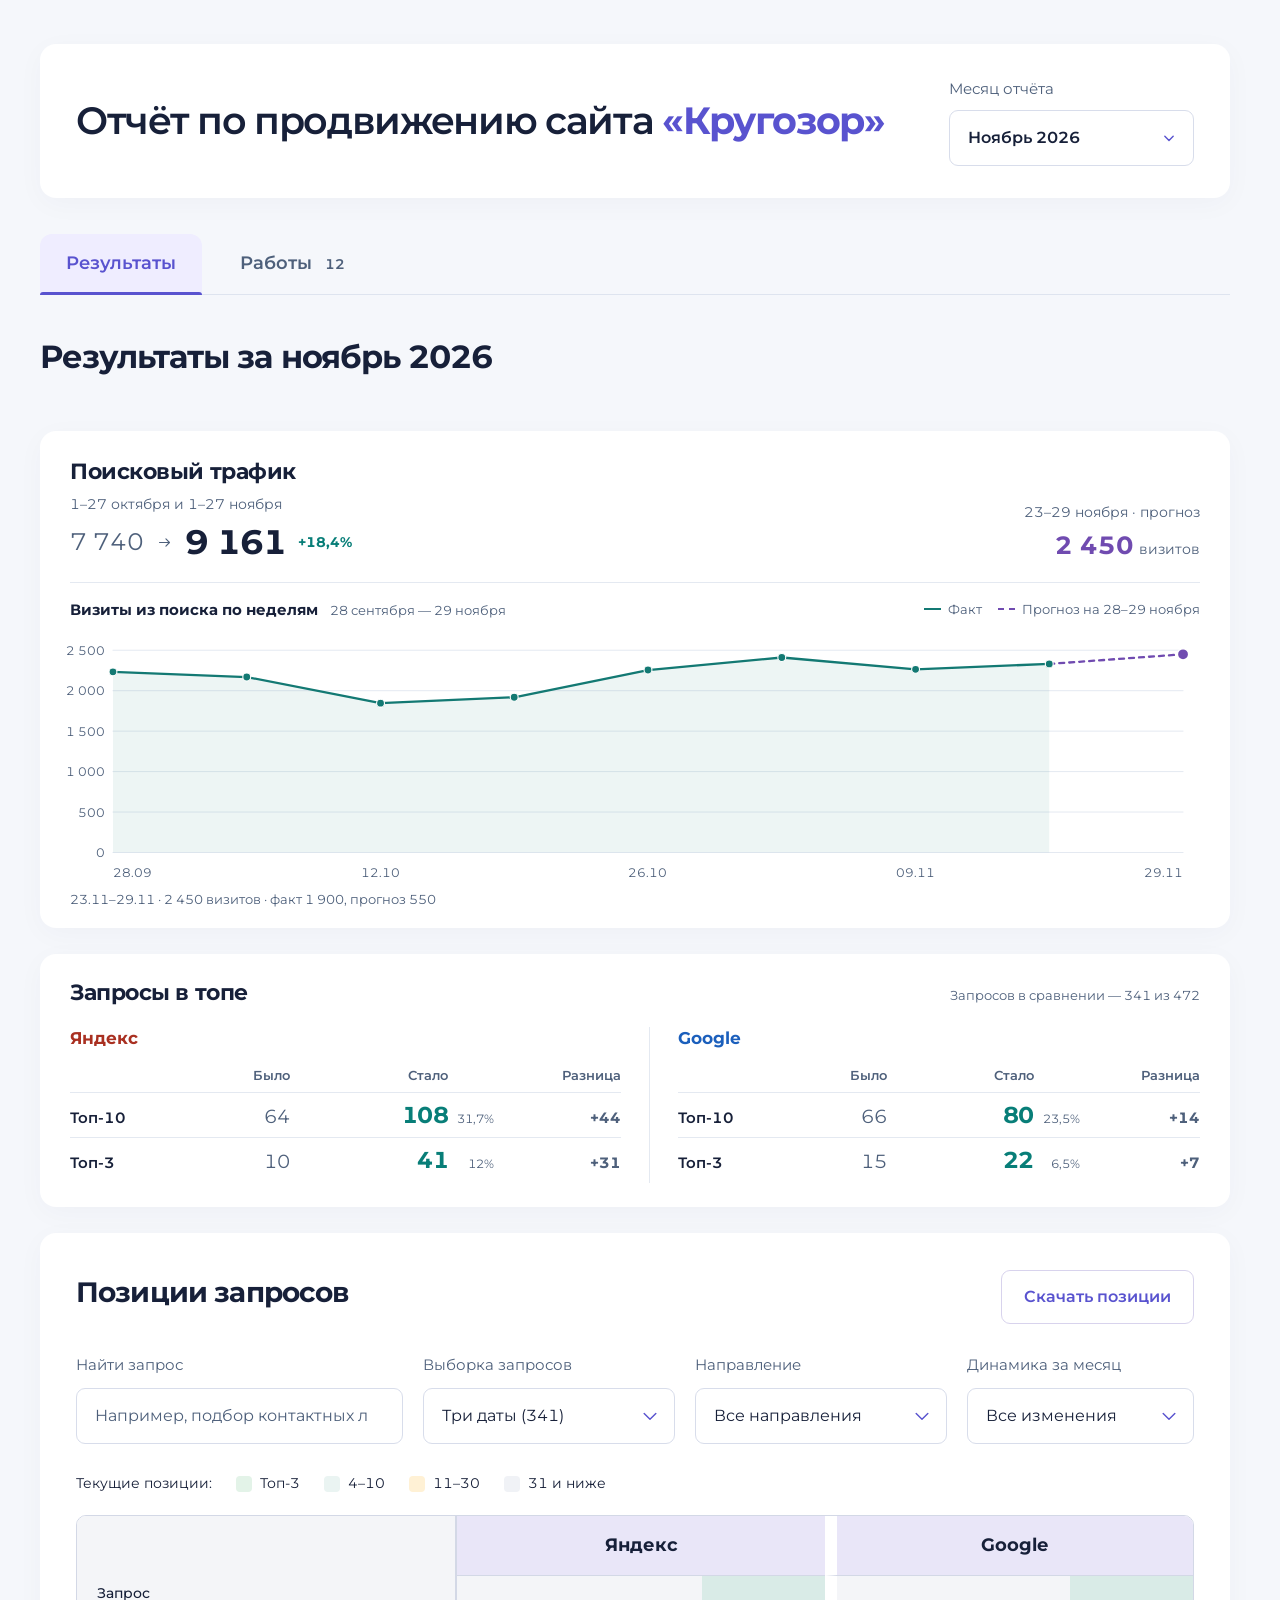
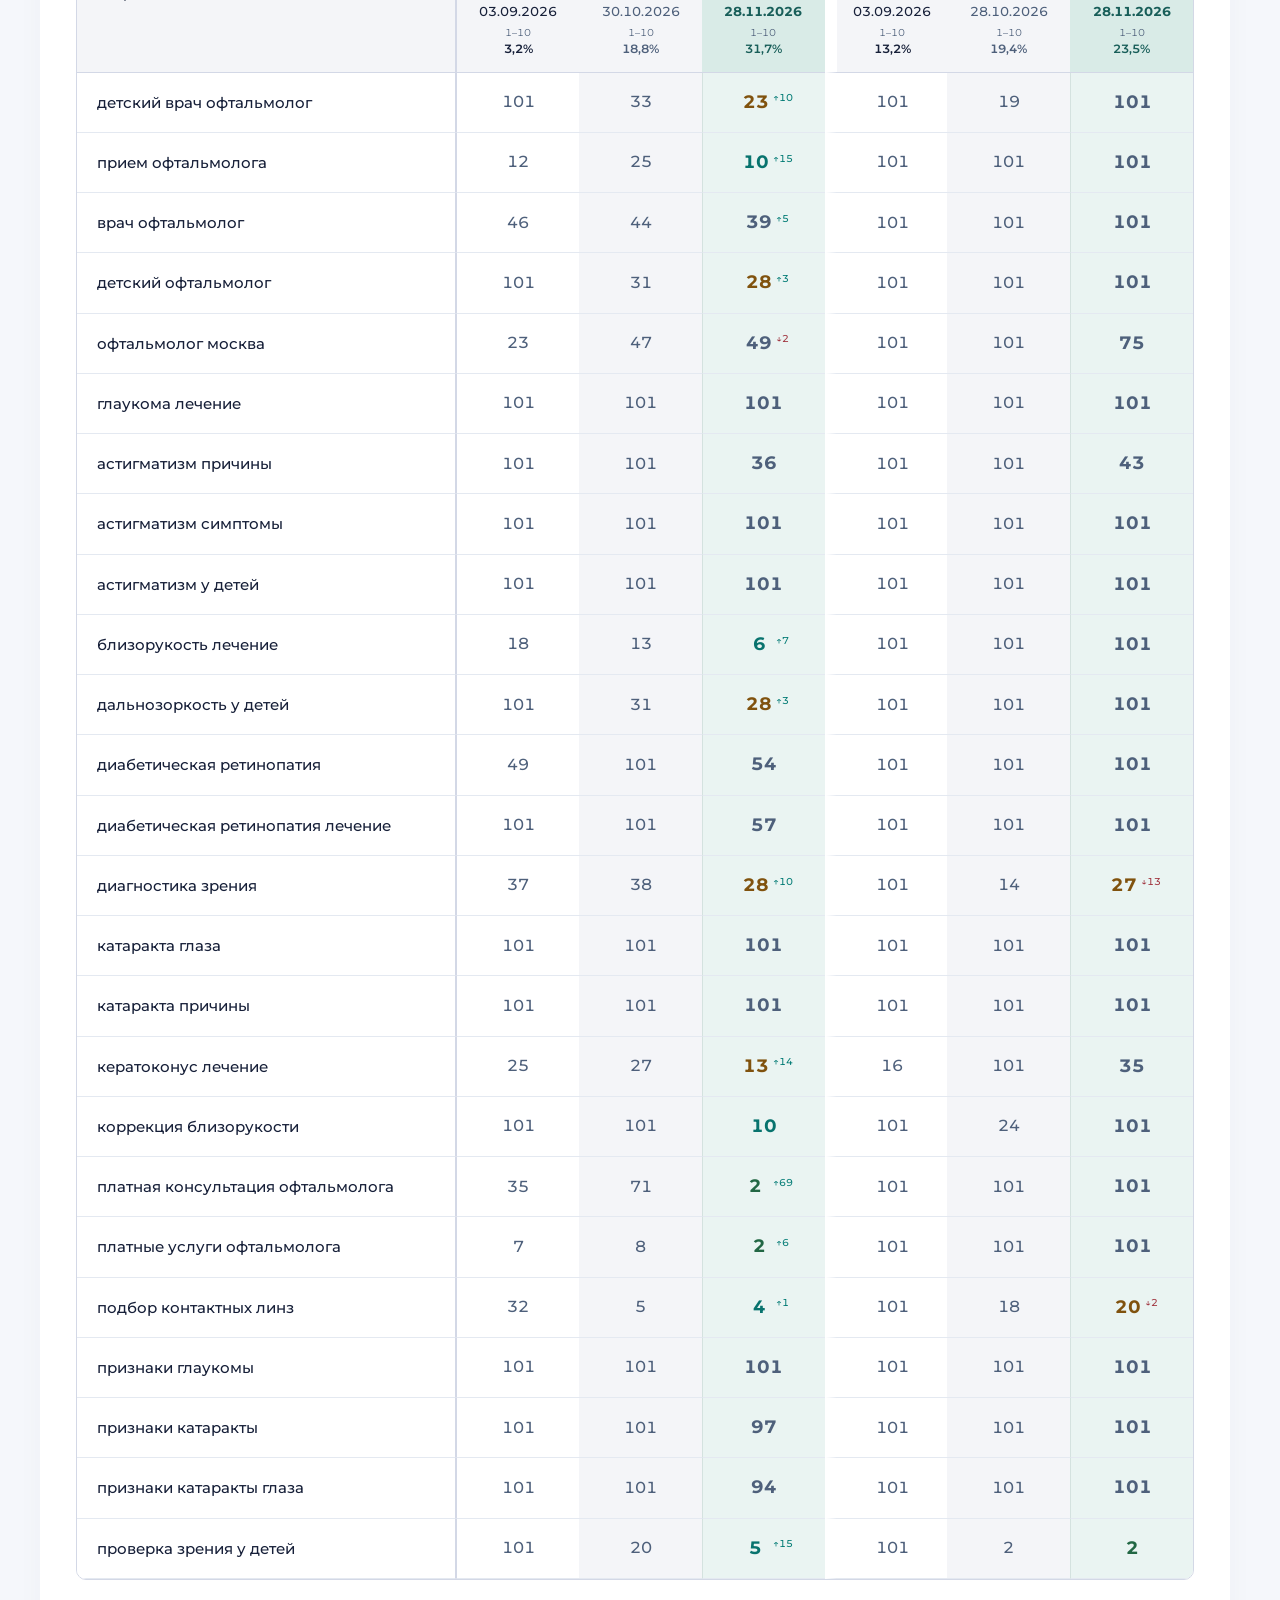
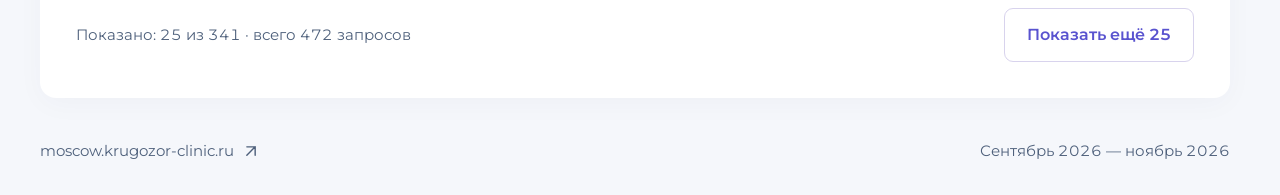
<file: index.html>
<!doctype html>
<html lang="ru">
<head>
  <meta charset="utf-8">
  <meta name="viewport" content="width=device-width, initial-scale=1">
  <meta name="robots" content="noindex, nofollow">
  <meta name="referrer" content="strict-origin-when-cross-origin">
  <meta name="color-scheme" content="light">
  <meta name="description" content="Результаты продвижения и выполненные работы для московской клиники «Кругозор» по месяцам.">
  <title>Кругозор — SEO-отчёт за октябрь 2026</title>
  <link rel="icon" href="data:,">
  <link rel="preload" href="assets/fonts/Montserrat-Regular.woff2" as="font" type="font/woff2" crossorigin>
  <link rel="preload" href="assets/fonts/Montserrat-Bold.woff2" as="font" type="font/woff2" crossorigin>
  <script>
  (()=>{
    const modern=new URLSearchParams(location.search).get('month')!=='2026-09';
    document.write(modern ? "<link rel=\"stylesheet\" href=\"october-template/styles.css?v=631f88daee0b\"><link rel=\"stylesheet\" href=\"october-template/results.css?v=2985867da92b\"><link rel=\"stylesheet\" href=\"october-template/adapt.css?v=1874fe2375fa\"><link rel=\"stylesheet\" href=\"october-template/moscow.css?v=2969cf0ad4c8\"><script src=\"october-work.js?v=44d329563b50\" defer><\/script><script src=\"november-work.js?v=20261125-12works\" defer><\/script><script src=\"october-rankings-data.js?v=7eea7167c334\" defer><\/script><script src=\"october-clicks-data.js?v=c2d52bb3db84\" defer><\/script><script src=\"monthly-results-data.js?v=2d62454ee64d\" defer><\/script><script src=\"october-template/model.js?v=6bcc506e8bab\" defer><\/script><script src=\"october-template/adapter.js?v=e264e96e805f\" defer><\/script><script src=\"october-template/app.js?v=29cf6dad286b\" defer><\/script>" : "  <link rel=\"stylesheet\" href=\"styles.css?v=20261024-footer-v1\">\n  <link rel=\"stylesheet\" href=\"october-rankings.css?v=20261028-v4\">\n  <script src=\"report-data.js?v=20261024-months-v1\" defer><\/script>\n  <script src=\"october-work.js?v=20261026-content-v3\" defer><\/script>\n  <script src=\"work-panel.js?v=20261024-footer-v1\" defer><\/script>\n  <script src=\"app.js?v=20261024-months-v1\" defer><\/script>\n  <script src=\"october-rankings-data.js?v=20261028-v4\" defer><\/script>\n  <script src=\"october-clicks-data.js?v=20261028-v1\" defer><\/script>\n  <script src=\"october-rankings.js?v=20261028-v4\" defer><\/script>");
    if(!modern) document.addEventListener('change',event=>{
      if(event.target.id==='report-month'&&['2026-10','2026-11'].includes(event.target.value)){
        event.stopImmediatePropagation();const url=new URL(location.href);url.searchParams.set('month',event.target.value);url.searchParams.delete('work');location.assign(url);
      }
    },true);
  })();
  </script>
</head>
<body>
  <a class="skip-link" href="#report-content">К содержанию отчёта</a>
  <div class="report-shell">
    <header class="report-header">
      <div class="brand"><span class="brand-name">Кругозор</span><span class="brand-caption">Офтальмологическая клиника<br>в Москве</span></div>
      <div class="report-heading"><h1 id="report-title">SEO-отчёт за октябрь 2026</h1></div>
      <label class="month-field" for="report-month"><span>Месяц отчёта</span><select id="report-month" aria-label="Месяц отчёта"><option value="2026-10" selected>Октябрь 2026</option><option value="2026-09">Сентябрь 2026</option><option value="2026-11">Ноябрь 2026</option></select></label>
    </header>
    <nav class="report-nav" aria-label="Разделы отчёта">
      <div class="tabs" role="tablist" aria-label="Разделы выбранного месяца">
        <button type="button" id="tab-results" role="tab" aria-selected="true" aria-controls="panel-results" tabindex="0">Результаты</button>
        <button type="button" id="tab-work" role="tab" aria-selected="false" aria-controls="panel-work" tabindex="-1">Работы <span class="tab-count">8</span></button>
      </div>
    </nav>
    <main id="report-content">
      <section id="panel-results" role="tabpanel" aria-labelledby="tab-results" tabindex="-1">
        <div id="september-results" hidden>
        <div class="report-intro">
          <p><strong>В сентябре мы продолжили развивать основные разделы сайта.</strong> Доработали согласованный раздел «детская офтальмология», выложили его на сайт и отправили на индексацию. Добавили новые материалы в услуги и статьи.</p>
          <p>Параллельно продолжили приводить в порядок поисковую и техническую часть сайта. Обновили метатеги большого числа страниц, актуализировали карту сайта, исправили ошибку в микроразметке отзывов и оптимизировали тяжёлые изображения. Например, общий вес обработанных изображений удалось сократить с 41,76 до 5 МБ, сохранив их внешний вид и исходные файлы.</p>
        </div>
        <div class="kpi-grid" aria-label="Запросы в первых результатах поиска"><section class="kpi-card" aria-labelledby="kpi-yandex-top10"><h2 id="kpi-yandex-top10">Яндекс · топ-10</h2><div class="kpi-values"><span class="kpi-value-column"><span class="kpi-period">Было</span><span class="kpi-before">1,3%</span></span><span class="kpi-arrow" aria-hidden="true">→</span><span class="kpi-value-column"><span class="kpi-period">Стало</span><strong class="kpi-after">12,1%</strong></span></div><p class="kpi-count">2 <span aria-hidden="true">→</span><span class="sr-only">было, </span> 19 запросов</p></section><section class="kpi-card" aria-labelledby="kpi-yandex-top3"><h2 id="kpi-yandex-top3">Яндекс · топ-3</h2><div class="kpi-values"><span class="kpi-value-column"><span class="kpi-period">Было</span><span class="kpi-before">0,0%</span></span><span class="kpi-arrow" aria-hidden="true">→</span><span class="kpi-value-column"><span class="kpi-period">Стало</span><strong class="kpi-after">3,8%</strong></span></div><p class="kpi-count">0 <span aria-hidden="true">→</span><span class="sr-only">было, </span> 6 запросов</p></section><section class="kpi-card" aria-labelledby="kpi-google-top10"><h2 id="kpi-google-top10">Google · топ-10</h2><div class="kpi-values"><span class="kpi-value-column"><span class="kpi-period">Было</span><span class="kpi-before">1,3%</span></span><span class="kpi-arrow" aria-hidden="true">→</span><span class="kpi-value-column"><span class="kpi-period">Стало</span><strong class="kpi-after">12,1%</strong></span></div><p class="kpi-count">2 <span aria-hidden="true">→</span><span class="sr-only">было, </span> 19 запросов</p></section><section class="kpi-card" aria-labelledby="kpi-google-top3"><h2 id="kpi-google-top3">Google · топ-3</h2><div class="kpi-values"><span class="kpi-value-column"><span class="kpi-period">Было</span><span class="kpi-before">0,0%</span></span><span class="kpi-arrow" aria-hidden="true">→</span><span class="kpi-value-column"><span class="kpi-period">Стало</span><strong class="kpi-after">1,9%</strong></span></div><p class="kpi-count">0 <span aria-hidden="true">→</span><span class="sr-only">было, </span> 3 запроса</p></section></div>
        <p class="metrics-note">Учитываем 157 запросов по темам материалов августа и сентября. Топ-3 — первые три результата поиска, топ-10 — первые десять.</p>
        <section class="charts-section" aria-labelledby="charts-title">
        <h2 id="charts-title" class="charts-title">Количество запросов в топ-3 и топ-10</h2>
        <div class="charts-grid">
          <section class="chart-card surface" aria-labelledby="chart-yandex-title">
            <div class="chart-heading"><h3 id="chart-yandex-title">Яндекс</h3><div class="chart-legend" aria-hidden="true"><span><i class="legend-before"></i>3 сентября</span><span><i class="legend-after"></i>1 октября</span></div></div>
            <p class="chart-unit">Запросов</p>
            <div id="chart-yandex" class="chart-plot"><svg class="chart-svg-desktop" viewBox="0 0 630 250" role="img" aria-labelledby="svg-yandex-desktop-title svg-yandex-desktop-desc"><title id="svg-yandex-desktop-title">Яндекс: количество запросов в топ-3 и топ-10</title><desc id="svg-yandex-desktop-desc">Топ-3: 0 было, 6 стало. Топ-10: 2 было, 19 стало. Сравнение 3 сентября и 1 октября 2026 года.</desc><line class="chart-grid-line" x1="40" x2="622" y1="208.0" y2="208.0"/><text class="chart-label" x="29" y="213.0" text-anchor="end">0</text><line class="chart-grid-line" x1="40" x2="622" y1="161.5" y2="161.5"/><text class="chart-label" x="29" y="166.5" text-anchor="end">5</text><line class="chart-grid-line" x1="40" x2="622" y1="115.0" y2="115.0"/><text class="chart-label" x="29" y="120.0" text-anchor="end">10</text><line class="chart-grid-line" x1="40" x2="622" y1="68.5" y2="68.5"/><text class="chart-label" x="29" y="73.5" text-anchor="end">15</text><line class="chart-grid-line" x1="40" x2="622" y1="22.0" y2="22.0"/><text class="chart-label" x="29" y="27.0" text-anchor="end">20</text><path class="chart-axis" fill="none" d="M40 22V208H622"/><rect class="chart-bar-before" x="110" y="208.00" width="77" height="0.00" rx="2"/><text class="chart-value" x="148.5" y="198.00" text-anchor="middle">0</text><rect class="chart-bar-after" x="196" y="152.20" width="77" height="55.80" rx="2"/><text class="chart-value" x="234.5" y="142.20" text-anchor="middle">6</text><text class="chart-label chart-category" x="192" y="237" text-anchor="middle">В топ-3</text><rect class="chart-bar-before" x="385" y="189.40" width="77" height="18.60" rx="2"/><text class="chart-value" x="423.5" y="179.40" text-anchor="middle">2</text><rect class="chart-bar-after" x="471" y="31.30" width="77" height="176.70" rx="2"/><text class="chart-value" x="509.5" y="21.30" text-anchor="middle">19</text><text class="chart-label chart-category" x="467" y="237" text-anchor="middle">В топ-10</text></svg><svg class="chart-svg-mobile" viewBox="0 0 350 250" role="img" aria-labelledby="svg-yandex-mobile-title svg-yandex-mobile-desc"><title id="svg-yandex-mobile-title">Яндекс: количество запросов в топ-3 и топ-10</title><desc id="svg-yandex-mobile-desc">Топ-3: 0 было, 6 стало. Топ-10: 2 было, 19 стало. Сравнение 3 сентября и 1 октября 2026 года.</desc><line class="chart-grid-line" x1="29" x2="345" y1="208.0" y2="208.0"/><text class="chart-label" x="18" y="213.0" text-anchor="end">0</text><line class="chart-grid-line" x1="29" x2="345" y1="161.5" y2="161.5"/><text class="chart-label" x="18" y="166.5" text-anchor="end">5</text><line class="chart-grid-line" x1="29" x2="345" y1="115.0" y2="115.0"/><text class="chart-label" x="18" y="120.0" text-anchor="end">10</text><line class="chart-grid-line" x1="29" x2="345" y1="68.5" y2="68.5"/><text class="chart-label" x="18" y="73.5" text-anchor="end">15</text><line class="chart-grid-line" x1="29" x2="345" y1="22.0" y2="22.0"/><text class="chart-label" x="18" y="27.0" text-anchor="end">20</text><path class="chart-axis" fill="none" d="M29 22V208H345"/><rect class="chart-bar-before" x="61" y="208.00" width="38" height="0.00" rx="2"/><text class="chart-value" x="80.0" y="198.00" text-anchor="middle">0</text><rect class="chart-bar-after" x="108" y="152.20" width="38" height="55.80" rx="2"/><text class="chart-value" x="127.0" y="142.20" text-anchor="middle">6</text><text class="chart-label chart-category" x="104" y="237" text-anchor="middle">В топ-3</text><rect class="chart-bar-before" x="228" y="189.40" width="38" height="18.60" rx="2"/><text class="chart-value" x="247.0" y="179.40" text-anchor="middle">2</text><rect class="chart-bar-after" x="275" y="31.30" width="38" height="176.70" rx="2"/><text class="chart-value" x="294.0" y="21.30" text-anchor="middle">19</text><text class="chart-label chart-category" x="271" y="237" text-anchor="middle">В топ-10</text></svg></div>
          </section>
          <section class="chart-card surface" aria-labelledby="chart-google-title">
            <div class="chart-heading"><h3 id="chart-google-title">Google</h3><div class="chart-legend" aria-hidden="true"><span><i class="legend-before"></i>3 сентября</span><span><i class="legend-after"></i>1 октября</span></div></div>
            <p class="chart-unit">Запросов</p>
            <div id="chart-google" class="chart-plot"><svg class="chart-svg-desktop" viewBox="0 0 630 250" role="img" aria-labelledby="svg-google-desktop-title svg-google-desktop-desc"><title id="svg-google-desktop-title">Google: количество запросов в топ-3 и топ-10</title><desc id="svg-google-desktop-desc">Топ-3: 0 было, 3 стало. Топ-10: 2 было, 19 стало. Сравнение 3 сентября и 1 октября 2026 года.</desc><line class="chart-grid-line" x1="40" x2="622" y1="208.0" y2="208.0"/><text class="chart-label" x="29" y="213.0" text-anchor="end">0</text><line class="chart-grid-line" x1="40" x2="622" y1="161.5" y2="161.5"/><text class="chart-label" x="29" y="166.5" text-anchor="end">5</text><line class="chart-grid-line" x1="40" x2="622" y1="115.0" y2="115.0"/><text class="chart-label" x="29" y="120.0" text-anchor="end">10</text><line class="chart-grid-line" x1="40" x2="622" y1="68.5" y2="68.5"/><text class="chart-label" x="29" y="73.5" text-anchor="end">15</text><line class="chart-grid-line" x1="40" x2="622" y1="22.0" y2="22.0"/><text class="chart-label" x="29" y="27.0" text-anchor="end">20</text><path class="chart-axis" fill="none" d="M40 22V208H622"/><rect class="chart-bar-before" x="110" y="208.00" width="77" height="0.00" rx="2"/><text class="chart-value" x="148.5" y="198.00" text-anchor="middle">0</text><rect class="chart-bar-after" x="196" y="180.10" width="77" height="27.90" rx="2"/><text class="chart-value" x="234.5" y="170.10" text-anchor="middle">3</text><text class="chart-label chart-category" x="192" y="237" text-anchor="middle">В топ-3</text><rect class="chart-bar-before" x="385" y="189.40" width="77" height="18.60" rx="2"/><text class="chart-value" x="423.5" y="179.40" text-anchor="middle">2</text><rect class="chart-bar-after" x="471" y="31.30" width="77" height="176.70" rx="2"/><text class="chart-value" x="509.5" y="21.30" text-anchor="middle">19</text><text class="chart-label chart-category" x="467" y="237" text-anchor="middle">В топ-10</text></svg><svg class="chart-svg-mobile" viewBox="0 0 350 250" role="img" aria-labelledby="svg-google-mobile-title svg-google-mobile-desc"><title id="svg-google-mobile-title">Google: количество запросов в топ-3 и топ-10</title><desc id="svg-google-mobile-desc">Топ-3: 0 было, 3 стало. Топ-10: 2 было, 19 стало. Сравнение 3 сентября и 1 октября 2026 года.</desc><line class="chart-grid-line" x1="29" x2="345" y1="208.0" y2="208.0"/><text class="chart-label" x="18" y="213.0" text-anchor="end">0</text><line class="chart-grid-line" x1="29" x2="345" y1="161.5" y2="161.5"/><text class="chart-label" x="18" y="166.5" text-anchor="end">5</text><line class="chart-grid-line" x1="29" x2="345" y1="115.0" y2="115.0"/><text class="chart-label" x="18" y="120.0" text-anchor="end">10</text><line class="chart-grid-line" x1="29" x2="345" y1="68.5" y2="68.5"/><text class="chart-label" x="18" y="73.5" text-anchor="end">15</text><line class="chart-grid-line" x1="29" x2="345" y1="22.0" y2="22.0"/><text class="chart-label" x="18" y="27.0" text-anchor="end">20</text><path class="chart-axis" fill="none" d="M29 22V208H345"/><rect class="chart-bar-before" x="61" y="208.00" width="38" height="0.00" rx="2"/><text class="chart-value" x="80.0" y="198.00" text-anchor="middle">0</text><rect class="chart-bar-after" x="108" y="180.10" width="38" height="27.90" rx="2"/><text class="chart-value" x="127.0" y="170.10" text-anchor="middle">3</text><text class="chart-label chart-category" x="104" y="237" text-anchor="middle">В топ-3</text><rect class="chart-bar-before" x="228" y="189.40" width="38" height="18.60" rx="2"/><text class="chart-value" x="247.0" y="179.40" text-anchor="middle">2</text><rect class="chart-bar-after" x="275" y="31.30" width="38" height="176.70" rx="2"/><text class="chart-value" x="294.0" y="21.30" text-anchor="middle">19</text><text class="chart-label chart-category" x="271" y="237" text-anchor="middle">В топ-10</text></svg></div>
          </section>
        </div>
        </section>
        <section class="queries-card surface" aria-labelledby="queries-title">
          <div class="section-toolbar">
            <div><h2 id="queries-title">Запросы</h2><p class="section-subtitle">Запросы, над которыми работали в отчетном периоде</p></div>
            <div class="table-filters">
              <div class="search-box"><svg aria-hidden="true" viewBox="0 0 24 24"><circle cx="10.5" cy="10.5" r="6.5"></circle><path d="m16 16 4 4"></path></svg><label class="sr-only" for="query-search">Найти запрос</label><input type="search" id="query-search" placeholder="Найти запрос" autocomplete="off" spellcheck="false"><button type="button" class="search-clear" id="search-clear" aria-label="Очистить поиск" hidden><svg aria-hidden="true" viewBox="0 0 24 24"><path d="m7 7 10 10M17 7 7 17"></path></svg></button></div>
              <label class="sr-only" for="cluster-filter">Направление</label><select id="cluster-filter"><option value="">Все направления</option><option value="Амблиопия у детей">Амблиопия у детей</option><option value="Астигматизм">Астигматизм</option><option value="Астигматизм у детей">Астигматизм у детей</option><option value="Близорукость у детей">Близорукость у детей</option><option value="Дальнозоркость у детей">Дальнозоркость у детей</option><option value="Детская офтальмология">Детская офтальмология</option><option value="Детский офтальмолог">Детский офтальмолог</option><option value="Кератоконус">Кератоконус</option><option value="Контактные линзы">Контактные линзы</option><option value="Контактные линзы для детей">Контактные линзы для детей</option><option value="Ночные линзы для детей">Ночные линзы для детей</option><option value="Подбор очков">Подбор очков</option><option value="Проверка зрения у детей">Проверка зрения у детей</option><option value="Спазм аккомодации у детей">Спазм аккомодации у детей</option></select>
            </div>
          </div>
          <div class="mobile-engine" role="group" aria-label="Поисковик в таблице"><button type="button" data-engine="yandex" aria-pressed="true">Яндекс</button><button type="button" data-engine="google" aria-pressed="false">Google</button></div>
          <div class="table-scroll" id="positions-wrap" data-engine="yandex">
            <table class="positions-table">
              <caption class="sr-only">Позиции запросов: было 3 сентября, стало 1 октября 2026 года.</caption>
              <colgroup><col class="query-col"><col class="engine-yandex rank-col"><col class="engine-yandex rank-col"><col class="engine-yandex delta-col"><col class="engine-google rank-col"><col class="engine-google rank-col"><col class="engine-google delta-col"></colgroup>
              <thead>
                <tr>
                  <th rowspan="2" scope="col" class="query-heading">Запрос</th>
                  <th colspan="3" scope="colgroup" class="engine-yandex engine-group">Яндекс</th>
                  <th colspan="3" scope="colgroup" class="engine-google engine-group">Google</th>
                </tr>
                <tr>
                  <th scope="col" class="engine-yandex period-before">Было<time datetime="2026-09-03" aria-label="3 сентября 2026">03.09</time></th>
                  <th scope="col" class="engine-yandex period-after">Стало<time datetime="2026-10-01" aria-label="1 октября 2026">01.10</time></th>
                  <th scope="col" class="engine-yandex delta-heading">Изменение</th>
                  <th scope="col" class="engine-google period-before">Было<time datetime="2026-09-03" aria-label="3 сентября 2026">03.09</time></th>
                  <th scope="col" class="engine-google period-after">Стало<time datetime="2026-10-01" aria-label="1 октября 2026">01.10</time></th>
                  <th scope="col" class="engine-google delta-heading">Изменение</th>
                </tr>
              </thead>
              <tbody id="query-rows"><tr><td><span class="query-text">лечение амблиопии у детей</span></td><td class="engine-yandex rank-before">—</td><td class="engine-yandex rank-after rank-top">5</td><td class="engine-yandex"><span class="delta delta-new">Появился</span></td><td class="engine-google rank-before">—</td><td class="engine-google rank-after rank-top">7</td><td class="engine-google"><span class="delta delta-new">Появился</span></td></tr><tr><td><span class="query-text">астигматизм 2 степени</span></td><td class="engine-yandex rank-before">—</td><td class="engine-yandex rank-after">—</td><td class="engine-yandex"><span class="delta delta-none">—</span></td><td class="engine-google rank-before">—</td><td class="engine-google rank-after">25</td><td class="engine-google"><span class="delta delta-new">Появился</span></td></tr><tr><td><span class="query-text">астигматизм 3 степени</span></td><td class="engine-yandex rank-before">—</td><td class="engine-yandex rank-after">—</td><td class="engine-yandex"><span class="delta delta-none">—</span></td><td class="engine-google rank-before">—</td><td class="engine-google rank-after">16</td><td class="engine-google"><span class="delta delta-new">Появился</span></td></tr><tr><td><span class="query-text">астигматизм коррекция цена</span></td><td class="engine-yandex rank-before">48</td><td class="engine-yandex rank-after">19</td><td class="engine-yandex"><span class="delta delta-positive" aria-label="Рост на 29"><svg aria-hidden="true" viewBox="0 0 12 16"><path d="m3 8 3-4 3 4M6 4v8"/></svg>29</span></td><td class="engine-google rank-before">—</td><td class="engine-google rank-after">—</td><td class="engine-google"><span class="delta delta-none">—</span></td></tr><tr><td><span class="query-text">астигматизм операция цена</span></td><td class="engine-yandex rank-before">—</td><td class="engine-yandex rank-after">28</td><td class="engine-yandex"><span class="delta delta-new">Появился</span></td><td class="engine-google rank-before">—</td><td class="engine-google rank-after">—</td><td class="engine-google"><span class="delta delta-none">—</span></td></tr><tr><td><span class="query-text">астигматизм сложной степени</span></td><td class="engine-yandex rank-before">—</td><td class="engine-yandex rank-after">36</td><td class="engine-yandex"><span class="delta delta-new">Появился</span></td><td class="engine-google rank-before">—</td><td class="engine-google rank-after">—</td><td class="engine-google"><span class="delta delta-none">—</span></td></tr><tr><td><span class="query-text">астигматизм цена</span></td><td class="engine-yandex rank-before">29</td><td class="engine-yandex rank-after">20</td><td class="engine-yandex"><span class="delta delta-positive" aria-label="Рост на 9"><svg aria-hidden="true" viewBox="0 0 12 16"><path d="m3 8 3-4 3 4M6 4v8"/></svg>9</span></td><td class="engine-google rank-before">—</td><td class="engine-google rank-after">27</td><td class="engine-google"><span class="delta delta-new">Появился</span></td></tr><tr><td><span class="query-text">гиперметропический астигматизм</span></td><td class="engine-yandex rank-before">—</td><td class="engine-yandex rank-after">11</td><td class="engine-yandex"><span class="delta delta-new">Появился</span></td><td class="engine-google rank-before">—</td><td class="engine-google rank-after">—</td><td class="engine-google"><span class="delta delta-none">—</span></td></tr><tr><td><span class="query-text">клиника лечения астигматизма</span></td><td class="engine-yandex rank-before">26</td><td class="engine-yandex rank-after">18</td><td class="engine-yandex"><span class="delta delta-positive" aria-label="Рост на 8"><svg aria-hidden="true" viewBox="0 0 12 16"><path d="m3 8 3-4 3 4M6 4v8"/></svg>8</span></td><td class="engine-google rank-before">—</td><td class="engine-google rank-after">—</td><td class="engine-google"><span class="delta delta-none">—</span></td></tr><tr><td><span class="query-text">лечение астигматизма в москве</span></td><td class="engine-yandex rank-before">26</td><td class="engine-yandex rank-after">17</td><td class="engine-yandex"><span class="delta delta-positive" aria-label="Рост на 9"><svg aria-hidden="true" viewBox="0 0 12 16"><path d="m3 8 3-4 3 4M6 4v8"/></svg>9</span></td><td class="engine-google rank-before">—</td><td class="engine-google rank-after rank-top">6</td><td class="engine-google"><span class="delta delta-new">Появился</span></td></tr><tr><td><span class="query-text">миопический астигматизм</span></td><td class="engine-yandex rank-before">—</td><td class="engine-yandex rank-after">13</td><td class="engine-yandex"><span class="delta delta-new">Появился</span></td><td class="engine-google rank-before">—</td><td class="engine-google rank-after">—</td><td class="engine-google"><span class="delta delta-none">—</span></td></tr><tr><td><span class="query-text">миопический астигматизм лечение</span></td><td class="engine-yandex rank-before">—</td><td class="engine-yandex rank-after rank-top">9</td><td class="engine-yandex"><span class="delta delta-new">Появился</span></td><td class="engine-google rank-before">—</td><td class="engine-google rank-after">—</td><td class="engine-google"><span class="delta delta-none">—</span></td></tr><tr><td><span class="query-text">миопический астигматизм обеих глаз</span></td><td class="engine-yandex rank-before">—</td><td class="engine-yandex rank-after">20</td><td class="engine-yandex"><span class="delta delta-new">Появился</span></td><td class="engine-google rank-before">—</td><td class="engine-google rank-after">18</td><td class="engine-google"><span class="delta delta-new">Появился</span></td></tr><tr><td><span class="query-text">миопический астигматизм слабой степени</span></td><td class="engine-yandex rank-before">—</td><td class="engine-yandex rank-after">15</td><td class="engine-yandex"><span class="delta delta-new">Появился</span></td><td class="engine-google rank-before">—</td><td class="engine-google rank-after">25</td><td class="engine-google"><span class="delta delta-new">Появился</span></td></tr><tr><td><span class="query-text">миопический астигматизм сложной степени</span></td><td class="engine-yandex rank-before">—</td><td class="engine-yandex rank-after">18</td><td class="engine-yandex"><span class="delta delta-new">Появился</span></td><td class="engine-google rank-before">—</td><td class="engine-google rank-after">20</td><td class="engine-google"><span class="delta delta-new">Появился</span></td></tr><tr><td><span class="query-text">миопический астигматизм средней степени</span></td><td class="engine-yandex rank-before">—</td><td class="engine-yandex rank-after rank-top">7</td><td class="engine-yandex"><span class="delta delta-new">Появился</span></td><td class="engine-google rank-before">—</td><td class="engine-google rank-after">21</td><td class="engine-google"><span class="delta delta-new">Появился</span></td></tr><tr><td><span class="query-text">москва астигматизм коррекция</span></td><td class="engine-yandex rank-before">29</td><td class="engine-yandex rank-after">16</td><td class="engine-yandex"><span class="delta delta-positive" aria-label="Рост на 13"><svg aria-hidden="true" viewBox="0 0 12 16"><path d="m3 8 3-4 3 4M6 4v8"/></svg>13</span></td><td class="engine-google rank-before">—</td><td class="engine-google rank-after rank-top">8</td><td class="engine-google"><span class="delta delta-new">Появился</span></td></tr><tr><td><span class="query-text">офтальмолог астигматизм</span></td><td class="engine-yandex rank-before">—</td><td class="engine-yandex rank-after">—</td><td class="engine-yandex"><span class="delta delta-none">—</span></td><td class="engine-google rank-before">—</td><td class="engine-google rank-after rank-top">5</td><td class="engine-google"><span class="delta delta-new">Появился</span></td></tr><tr><td><span class="query-text">прогрессирующий астигматизм</span></td><td class="engine-yandex rank-before">—</td><td class="engine-yandex rank-after rank-top">1</td><td class="engine-yandex"><span class="delta delta-new">Появился</span></td><td class="engine-google rank-before">—</td><td class="engine-google rank-after rank-top">3</td><td class="engine-google"><span class="delta delta-new">Появился</span></td></tr><tr><td><span class="query-text">простой миопический астигматизм</span></td><td class="engine-yandex rank-before">—</td><td class="engine-yandex rank-after">14</td><td class="engine-yandex"><span class="delta delta-new">Появился</span></td><td class="engine-google rank-before">—</td><td class="engine-google rank-after">25</td><td class="engine-google"><span class="delta delta-new">Появился</span></td></tr><tr><td><span class="query-text">сложный астигматизм</span></td><td class="engine-yandex rank-before">—</td><td class="engine-yandex rank-after">40</td><td class="engine-yandex"><span class="delta delta-new">Появился</span></td><td class="engine-google rank-before">—</td><td class="engine-google rank-after">—</td><td class="engine-google"><span class="delta delta-none">—</span></td></tr><tr><td><span class="query-text">сложный астигматизм средней степени</span></td><td class="engine-yandex rank-before">—</td><td class="engine-yandex rank-after">—</td><td class="engine-yandex"><span class="delta delta-none">—</span></td><td class="engine-google rank-before">—</td><td class="engine-google rank-after">16</td><td class="engine-google"><span class="delta delta-new">Появился</span></td></tr><tr><td><span class="query-text">сложный гиперметропический астигматизм</span></td><td class="engine-yandex rank-before">—</td><td class="engine-yandex rank-after rank-top">8</td><td class="engine-yandex"><span class="delta delta-new">Появился</span></td><td class="engine-google rank-before">—</td><td class="engine-google rank-after">20</td><td class="engine-google"><span class="delta delta-new">Появился</span></td></tr><tr><td><span class="query-text">сложный миопический астигматизм</span></td><td class="engine-yandex rank-before">—</td><td class="engine-yandex rank-after">13</td><td class="engine-yandex"><span class="delta delta-new">Появился</span></td><td class="engine-google rank-before">—</td><td class="engine-google rank-after">25</td><td class="engine-google"><span class="delta delta-new">Появился</span></td></tr><tr><td><span class="query-text">сложный миопический астигматизм глаза</span></td><td class="engine-yandex rank-before">—</td><td class="engine-yandex rank-after">13</td><td class="engine-yandex"><span class="delta delta-new">Появился</span></td><td class="engine-google rank-before">—</td><td class="engine-google rank-after">18</td><td class="engine-google"><span class="delta delta-new">Появился</span></td></tr></tbody>
            </table>
          </div>
          <div id="query-empty" class="empty-state" hidden><h3>Запросы не найдены</h3><p>Попробуйте другое слово или выберите другое направление.</p><button type="button" id="reset-filters" class="button-secondary">Сбросить фильтры</button></div>
          <div class="table-footer"><span id="query-count" role="status" aria-live="polite">Показано: 25 из 76</span><button type="button" id="show-more" class="button-secondary">Показать ещё 25 <svg aria-hidden="true" viewBox="0 0 24 24"><path d="m6 9 6 6 6-6"></path></svg></button></div>
        </section>
        </div>
        <div id="october-results">
          <p id="oct-loading" class="metrics-note" role="status">Загружаем позиции за три даты.</p>
          <div id="oct-content" hidden>
            <div class="report-intro">
              <p><strong>В октябре расширили структуру московского сайта и продолжили технические доработки.</strong> Опубликовали пять статей и четыре услуги, связали услуги с московским прайсом, добавили переходы и исправили поисковые заголовки.</p>
            </div>
            <div id="oct-kpis" class="kpi-grid" aria-label="Показатели Яндекса за месяц и с начала наблюдения"></div>
            <section class="charts-section" aria-labelledby="oct-charts-title">
              <h2 id="oct-charts-title" class="charts-title">Количество запросов в топ-3 и топ-10</h2>
              <div class="charts-grid">
                <section class="chart-card surface" aria-labelledby="oct-chart-yandex-title"><div class="chart-heading"><h3 id="oct-chart-yandex-title">Яндекс</h3><div id="oct-legend-yandex" class="chart-legend" aria-hidden="true"></div></div><p class="chart-unit">Запросов</p><div id="oct-chart-yandex" class="chart-plot"></div></section>
                <section id="oct-google-chart-card" class="chart-card surface" aria-labelledby="oct-chart-google-title" hidden><div class="chart-heading"><h3 id="oct-chart-google-title">Google</h3><div id="oct-legend-google" class="chart-legend" aria-hidden="true"></div></div><p class="chart-unit">Запросов</p><div id="oct-chart-google" class="chart-plot"></div></section>
              </div>
            </section>
            <section id="oct-clicks-section" class="charts-section" aria-labelledby="oct-clicks-title" hidden><div class="chart-card surface"><div class="chart-heading"><h2 id="oct-clicks-title" class="charts-title">Клики из Google</h2></div><div id="oct-clicks-chart" class="chart-plot oct-clicks-plot"></div></div></section>
            <section class="queries-card surface" aria-labelledby="oct-queries-title">
              <div class="section-toolbar">
                <div><h2 id="oct-queries-title">Запросы</h2></div>
                <div class="table-filters">
                  <div class="search-box"><svg aria-hidden="true" viewBox="0 0 24 24"><circle cx="10.5" cy="10.5" r="6.5"></circle><path d="m16 16 4 4"></path></svg><label class="sr-only" for="oct-search">Найти запрос</label><input type="search" id="oct-search" placeholder="Найти запрос" autocomplete="off" spellcheck="false"><button type="button" id="oct-search-clear" class="search-clear" aria-label="Очистить поиск" hidden><svg aria-hidden="true" viewBox="0 0 24 24"><path d="m7 7 10 10M17 7 7 17"></path></svg></button></div>
                  <label class="sr-only" for="oct-group">Направление</label><select id="oct-group"><option value="">Все направления</option></select>
                  <label class="sr-only" for="oct-cohort">Набор запросов</label><select id="oct-cohort"></select>
                </div>
              </div>
              <div id="oct-engine" class="mobile-engine oct-engine" role="group" aria-label="Поисковая система"><button id="oct-engine-yandex" type="button" aria-pressed="true">Яндекс</button><button id="oct-engine-google" type="button" aria-pressed="false" hidden>Google</button></div>
              <div id="oct-table-wrap" class="table-scroll" role="region" aria-label="Позиции Яндекса за три даты" tabindex="0">
                <table class="positions-table" aria-describedby="oct-table-note">
                  <caption id="oct-table-caption" class="sr-only">Позиции за три даты.</caption>
                  <colgroup><col class="query-col"><col class="rank-col"><col class="rank-col"><col class="rank-col"></colgroup>
                  <thead><tr><th rowspan="2" scope="col" class="query-heading">Запрос</th><th id="oct-engine-heading" colspan="3" scope="colgroup" class="engine-group">Яндекс</th></tr><tr><th scope="col" class="period-before"><time datetime="2026-09-03">03.09.2026</time></th><th scope="col" class="period-before"><time datetime="2026-10-01">01.10.2026</time></th><th scope="col" class="period-after"><time datetime="2026-10-30">30.10.2026</time></th></tr></thead>
                  <tbody id="oct-rows"></tbody>
                </table>
              </div>
              <div id="oct-empty" class="empty-state" hidden><h3>Запросы не найдены</h3><p>Измените поисковую фразу или выбранное направление.</p></div>
              <div class="table-footer"><span id="oct-row-count" role="status" aria-live="polite"></span><button id="oct-more" class="button-secondary" type="button">Показать ещё 25</button><button id="oct-export" class="button-secondary" type="button">Скачать CSV</button></div>
              <p id="oct-table-note" class="table-note">101 — условное обозначение отсутствующей позиции.</p>
            </section>
          </div>
          <noscript><p class="metrics-note">Для просмотра таблицы позиций включите JavaScript.</p></noscript>
        </div>
      </section>
      <section id="panel-work" role="tabpanel" aria-labelledby="tab-work" tabindex="-1" hidden>
        <div class="work-introduction"><h2 id="work-month-heading">Что сделали в октябре</h2></div>
        <section id="works-list" class="surface" aria-label="Выполненные работы"></section>
      </section>
    </main>
    <footer class="report-footer"><a href="https://moscow.krugozor-clinic.ru/" target="_blank" rel="noopener noreferrer">moscow.krugozor-clinic.ru<svg aria-hidden="true" viewBox="0 0 24 24"><path d="M7 17 17 7M7 7h10v10"></path></svg></a><span id="report-month-footer">Октябрь 2026</span></footer>
  </div>
  <dialog id="work-dialog" class="work-dialog" aria-labelledby="work-title"><div class="drawer-shell"><header class="drawer-header"><h2 id="work-title"></h2><button id="work-close" type="button" class="icon-button" aria-label="Закрыть подробности"><svg aria-hidden="true" viewBox="0 0 24 24"><path d="m6 6 12 12M18 6 6 18"></path></svg></button></header><div id="work-body" class="drawer-body"></div></div></dialog>
  <noscript><p class="noscript-notice">Для выбора месяца и просмотра отчёта включите JavaScript в браузере.</p></noscript>
</body>
</html>
</file>
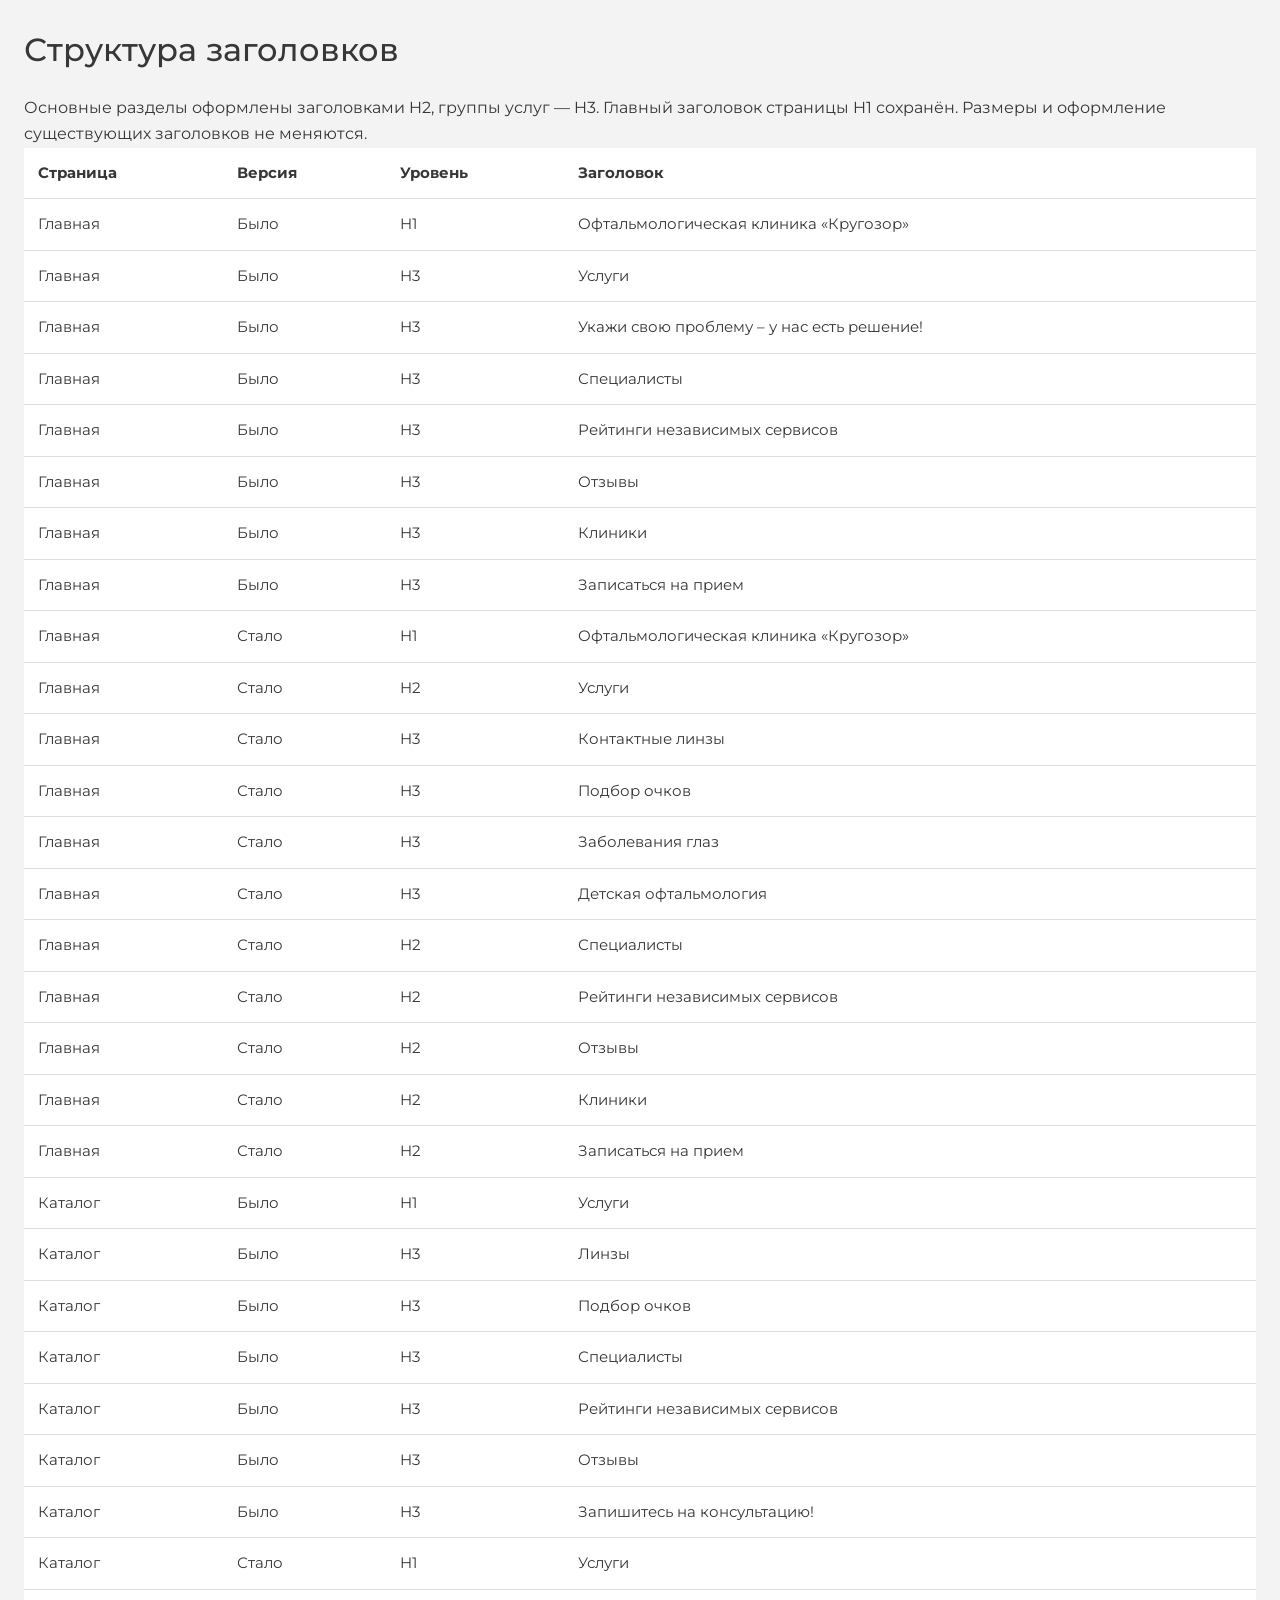
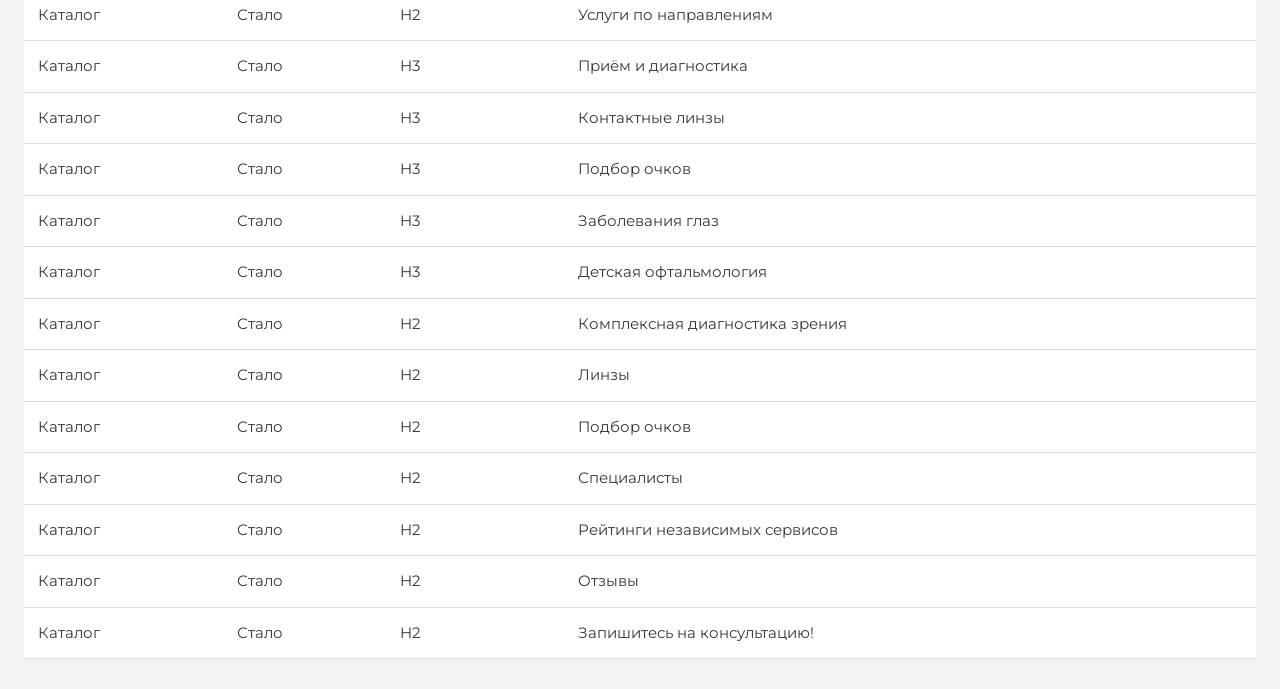
<file: preview/services-20261029/compare-headings.html>
<!DOCTYPE html>
<html lang="ru"><head><meta charset="utf-8"/><meta content="width=device-width,initial-scale=1" name="viewport"/><meta content="noindex,nofollow,noarchive" name="robots"/><meta content="no-referrer" name="referrer"/><meta content="default-src 'none'; script-src 'self'; style-src 'self' 'unsafe-inline'; img-src 'self' data: https://moscow.krugozor-clinic.ru https://krugozor-clinic.ru https://tula.krugozor-clinic.ru https://izhevsk.krugozor-clinic.ru; font-src 'self' data:; connect-src 'self'; frame-src 'none'; form-action 'none'; base-uri 'none'" http-equiv="Content-Security-Policy"/><title>Кругозор — структура заголовков</title><link href="assets/site.css?v=fe3cf8fabc1a" rel="stylesheet"/><link href="assets/page.css?v=f700a05b671f" rel="stylesheet"/></head><body><main class="preview-compare"><h1>Структура заголовков</h1><p>Основные разделы оформлены заголовками H2, группы услуг — H3. Главный заголовок страницы H1 сохранён. Размеры и оформление существующих заголовков не меняются.</p><div class="preview-table-wrap"><table class="preview-headings-table"><thead><tr><th>Страница</th><th>Версия</th><th>Уровень</th><th>Заголовок</th></tr></thead><tbody><tr><td>Главная</td><td>Было</td><td>H1</td><td>Офтальмологическая клиника «Кругозор»</td></tr><tr><td>Главная</td><td>Было</td><td>H3</td><td>Услуги</td></tr><tr><td>Главная</td><td>Было</td><td>H3</td><td>Укажи свою проблему – у нас есть решение!</td></tr><tr><td>Главная</td><td>Было</td><td>H3</td><td>Специалисты</td></tr><tr><td>Главная</td><td>Было</td><td>H3</td><td>Рейтинги независимых сервисов</td></tr><tr><td>Главная</td><td>Было</td><td>H3</td><td>Отзывы</td></tr><tr><td>Главная</td><td>Было</td><td>H3</td><td>Клиники</td></tr><tr><td>Главная</td><td>Было</td><td>H3</td><td>Записаться на прием</td></tr><tr><td>Главная</td><td>Стало</td><td>H1</td><td>Офтальмологическая клиника «Кругозор»</td></tr><tr><td>Главная</td><td>Стало</td><td>H2</td><td>Услуги</td></tr><tr><td>Главная</td><td>Стало</td><td>H3</td><td>Контактные линзы</td></tr><tr><td>Главная</td><td>Стало</td><td>H3</td><td>Подбор очков</td></tr><tr><td>Главная</td><td>Стало</td><td>H3</td><td>Заболевания глаз</td></tr><tr><td>Главная</td><td>Стало</td><td>H3</td><td>Детская офтальмология</td></tr><tr><td>Главная</td><td>Стало</td><td>H2</td><td>Специалисты</td></tr><tr><td>Главная</td><td>Стало</td><td>H2</td><td>Рейтинги независимых сервисов</td></tr><tr><td>Главная</td><td>Стало</td><td>H2</td><td>Отзывы</td></tr><tr><td>Главная</td><td>Стало</td><td>H2</td><td>Клиники</td></tr><tr><td>Главная</td><td>Стало</td><td>H2</td><td>Записаться на прием</td></tr><tr><td>Каталог</td><td>Было</td><td>H1</td><td>Услуги</td></tr><tr><td>Каталог</td><td>Было</td><td>H3</td><td>Линзы</td></tr><tr><td>Каталог</td><td>Было</td><td>H3</td><td>Подбор очков</td></tr><tr><td>Каталог</td><td>Было</td><td>H3</td><td>Специалисты</td></tr><tr><td>Каталог</td><td>Было</td><td>H3</td><td>Рейтинги независимых сервисов</td></tr><tr><td>Каталог</td><td>Было</td><td>H3</td><td>Отзывы</td></tr><tr><td>Каталог</td><td>Было</td><td>H3</td><td>Запишитесь на консультацию!</td></tr><tr><td>Каталог</td><td>Стало</td><td>H1</td><td>Услуги</td></tr><tr><td>Каталог</td><td>Стало</td><td>H2</td><td>Услуги по направлениям</td></tr><tr><td>Каталог</td><td>Стало</td><td>H3</td><td>Приём и диагностика</td></tr><tr><td>Каталог</td><td>Стало</td><td>H3</td><td>Контактные линзы</td></tr><tr><td>Каталог</td><td>Стало</td><td>H3</td><td>Подбор очков</td></tr><tr><td>Каталог</td><td>Стало</td><td>H3</td><td>Заболевания глаз</td></tr><tr><td>Каталог</td><td>Стало</td><td>H3</td><td>Детская офтальмология</td></tr><tr><td>Каталог</td><td>Стало</td><td>H2</td><td>Комплексная диагностика зрения</td></tr><tr><td>Каталог</td><td>Стало</td><td>H2</td><td>Линзы</td></tr><tr><td>Каталог</td><td>Стало</td><td>H2</td><td>Подбор очков</td></tr><tr><td>Каталог</td><td>Стало</td><td>H2</td><td>Специалисты</td></tr><tr><td>Каталог</td><td>Стало</td><td>H2</td><td>Рейтинги независимых сервисов</td></tr><tr><td>Каталог</td><td>Стало</td><td>H2</td><td>Отзывы</td></tr><tr><td>Каталог</td><td>Стало</td><td>H2</td><td>Запишитесь на консультацию!</td></tr></tbody></table></div></main></body></html>
</file>
<file: preview/services-20261029/assets/page.css>
/* Preview-only safeguards and heading aliases; original site styles remain authoritative. */
h2:where([data-previous-h3]){font-size:var(--h3-default-fz);line-height:var(--h3-default-lh)}
.preview-unchanged{padding:30px 0 45px}.preview-unchanged p{font-size:16px;color:var(--main-color-secondary);margin-top:20px;line-height:1.6}
#services,#doctors,#clinics,.preview-heading-anchor{scroll-margin-top:calc(var(--preview-header-height,150px) + 24px)}.preview-photo-picture{display:contents}.preview-photo-picture>img{vertical-align:middle}
.preview-restricted-action{cursor:pointer}.preview-frozen-stats .swiper-slide:not(:first-child){visibility:hidden}.preview-chooser-notice{font-size:15px;line-height:1.5;margin-top:20px;color:#636363}
.preview-compare{max-width:1440px;padding:30px 24px;margin:auto}.preview-compare h1{font-size:32px;line-height:1.25;font-weight:500;margin:0 0 25px}.preview-compare h2{font-size:22px;line-height:1.4;margin:0 0 20px}.preview-compare p{font-size:16px;line-height:1.65}.preview-photo-grid{display:grid;grid-template-columns:repeat(2,minmax(0,1fr));gap:24px}.preview-photo-card{background:#fff;border-radius:22px;padding:24px}.preview-photo-pair{display:grid;grid-template-columns:repeat(2,minmax(0,1fr));gap:16px}.preview-photo-pair figure{margin:0;min-width:0}.preview-photo-pair img{display:block;width:100%;height:300px;object-fit:contain;background:#f3f3f3;border-radius:12px}.preview-photo-pair figcaption{font-size:13px;margin-top:10px;line-height:1.5}.preview-headings-table{width:100%;border-collapse:collapse;font-size:15px;line-height:1.5;background:#fff}.preview-headings-table td,.preview-headings-table th{padding:14px;border-bottom:1px solid #ddd;text-align:left}.preview-table-wrap{overflow:auto}@media(max-width:767px){.preview-compare{padding:24px 16px}.preview-compare h1{font-size:26px}.preview-photo-grid{grid-template-columns:1fr}.preview-photo-card{padding:20px}.preview-photo-pair{gap:10px}.preview-photo-pair img{height:210px}}

.preview-frozen-stats .swiper-wrapper{display:block;transform:none!important}.preview-frozen-stats .statistic-slider__item{display:none;width:100%!important;transform:none!important}.preview-frozen-stats .statistic-slider__item:first-child{display:flex;opacity:1!important;visibility:visible}.preview-frozen-stats .statistic-slider__item:first-child .statistic-slider__content{opacity:1!important;transform:none!important;transition:none}.preview-frozen-stats .statistic-slider__pagination{pointer-events:none}
.preview-catalog-popular .services-first-popular{margin-bottom:0}.preview-catalog-complex-title-link{color:inherit;font:inherit;text-decoration:none;text-underline-offset:5px}.preview-catalog-complex-title-link:hover{text-decoration:underline}.preview-catalog-complex-title-link:focus-visible{outline:2px solid #137a78;outline-offset:5px}
</file>
